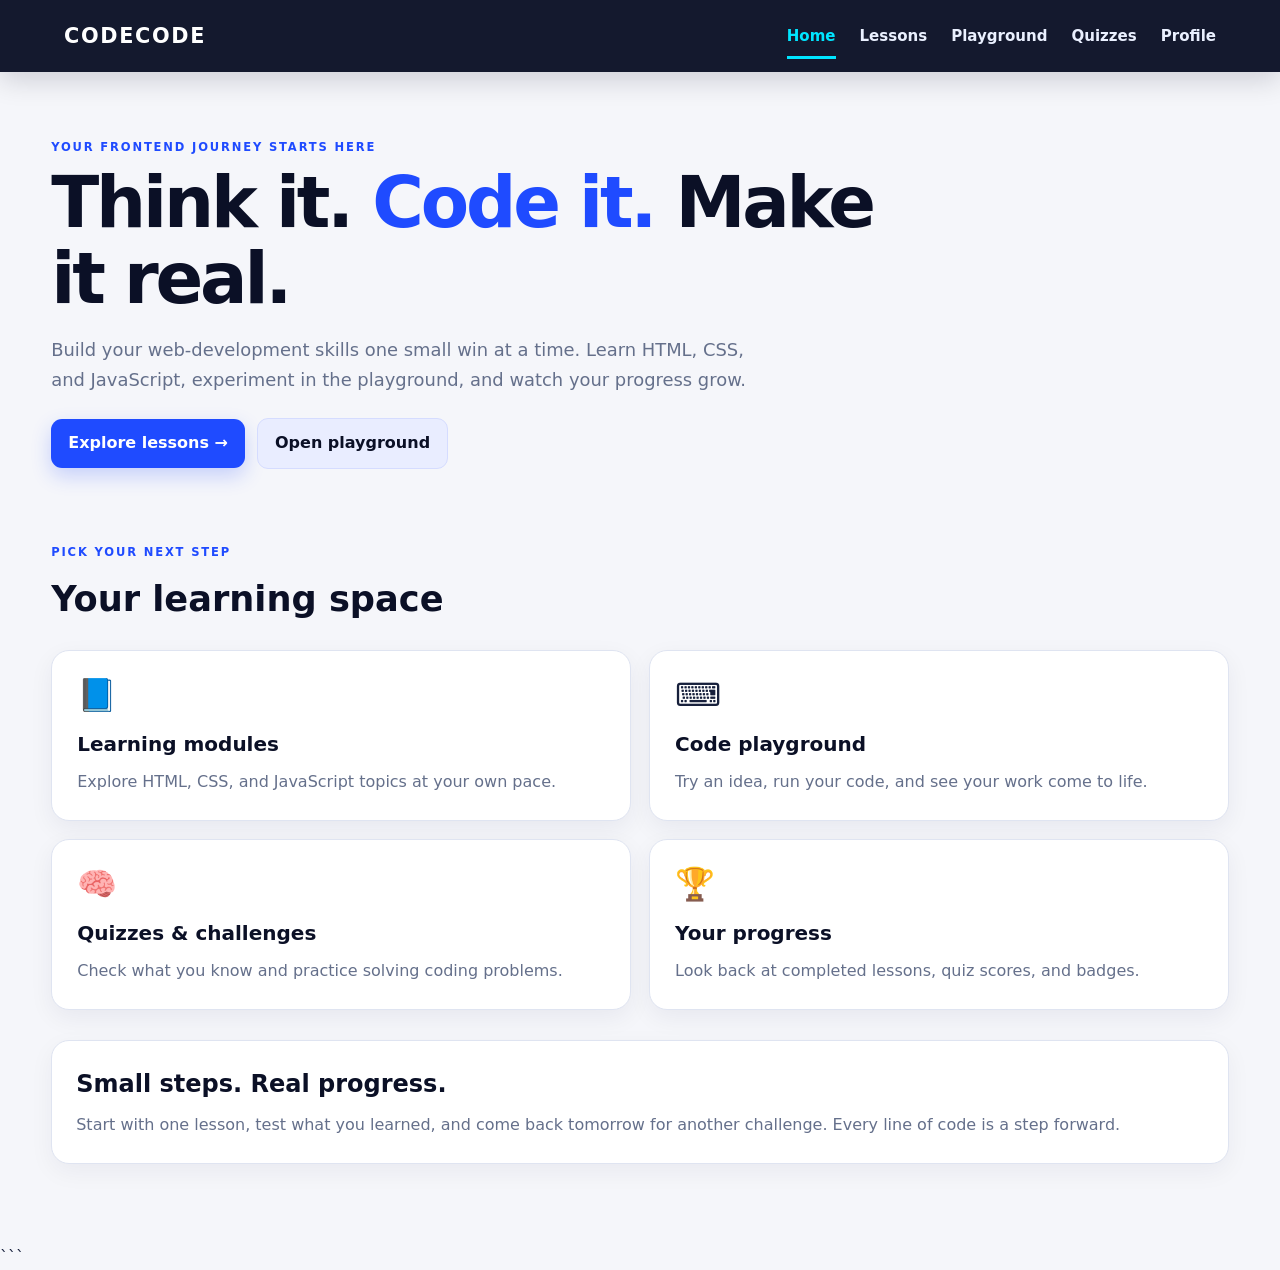
<file: index.html>
<!DOCTYPE html>
<html lang="en">
<head>
    <meta charset="UTF-8">
    <meta name="viewport" content="width=device-width, initial-scale=1.0">
    <meta name="theme-color" content="#0B1026">


    <title>CODECODE | Learn Web Development</title>

    <link rel="stylesheet" href="styles.css">
</head>

<body>

    <!-- HEADER AND NAVIGATION -->
    <header>
        <nav aria-label="Main Navigation">

            <a href="index.html" class="brand">
                CODECODE
            </a>

            <div class="nav-links">
                <a href="index.html" aria-current="page">Home</a>
                <a href="app.html">Lessons</a>
                <a href="playground.html">Playground</a>
                <a href="quizzes.html">Quizzes</a>
                <a href="profile.html">Profile</a>
            </div>

        </nav>
    </header>

    <!-- NAVIGATION ERROR MESSAGE -->
    <div id="nav-error" role="alert" hidden></div>

    <!-- MAIN CONTENT -->
    <main>

        <!-- HERO SECTION -->
        <section id="hero-intro">

            <p class="eyebrow">
                YOUR FRONTEND JOURNEY STARTS HERE
            </p>

            <h1>
                Think it. <span>Code it.</span> Make it real.
            </h1>

            <p>
                Build your web-development skills one small win at a time.
                Learn HTML, CSS, and JavaScript, experiment in the playground,
                and watch your progress grow.
            </p>

            <div class="hero-actions">

                <a href="app.html" class="btn-primary">
                    Explore lessons →
                </a>

                <a href="playground.html" class="btn-secondary">
                    Open playground
                </a>

            </div>

        </section>

        <!-- LEARNING SPACE SECTION -->
        <section class="learning-section" aria-labelledby="path-heading">

            <p class="eyebrow">
                PICK YOUR NEXT STEP
            </p>

            <h2 id="path-heading">
                Your learning space
            </h2>

            <div class="feature-grid">

                <!-- LEARNING MODULES -->
                <a href="app.html" class="feature-card">

                    <span class="feature-icon" aria-hidden="true">
                        📘
                    </span>

                    <h2>Learning modules</h2>

                    <p>
                        Explore HTML, CSS, and JavaScript topics
                        at your own pace.
                    </p>

                </a>

                <!-- CODE PLAYGROUND -->
                <a href="playground.html" class="feature-card">

                    <span class="feature-icon" aria-hidden="true">
                        ⌨️
                    </span>

                    <h2>Code playground</h2>

                    <p>
                        Try an idea, run your code, and see your
                        work come to life.
                    </p>

                </a>

                <!-- QUIZZES -->
                <a href="quizzes.html" class="feature-card">

                    <span class="feature-icon" aria-hidden="true">
                        🧠
                    </span>

                    <h2>Quizzes & challenges</h2>

                    <p>
                        Check what you know and practice solving
                        coding problems.
                    </p>

                </a>

                <!-- PROFILE -->
                <a href="profile.html" class="feature-card">

                    <span class="feature-icon" aria-hidden="true">
                        🏆
                    </span>

                    <h2>Your progress</h2>

                    <p>
                        Look back at completed lessons, quiz scores,
                        and badges.
                    </p>

                </a>

            </div>

        </section>

        <!-- MOTIVATION SECTION -->
        <section class="motivation-section">

            <h2>Small steps. Real progress.</h2>

            <p>
                Start with one lesson, test what you learned,
                and come back tomorrow for another challenge.
                Every line of code is a step forward.
            </p>

        </section>

    </main>

    <!-- JAVASCRIPT -->
    <script src="script.js" defer></script>

</body>
</html>
```
</file>
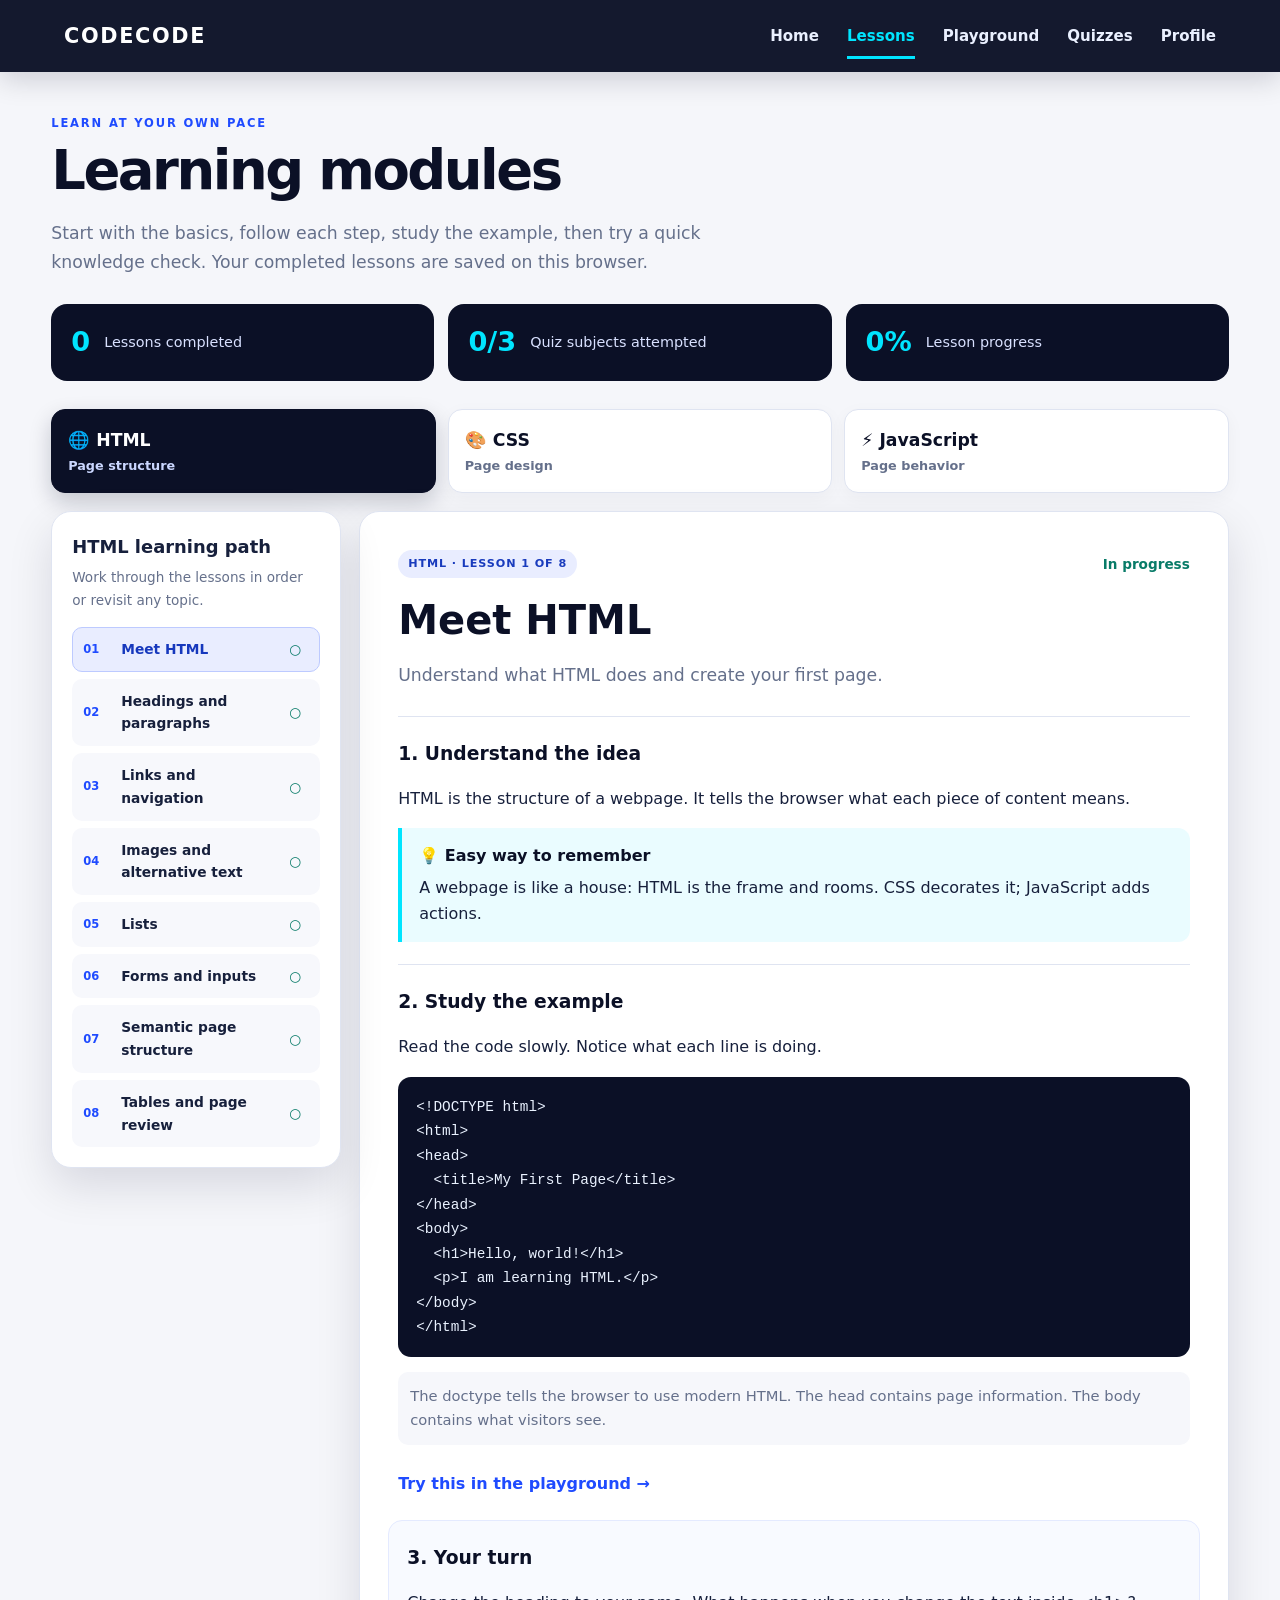
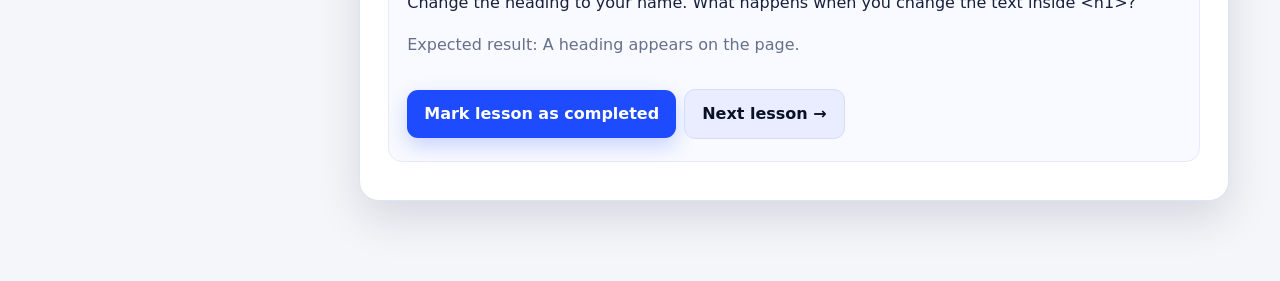
<file: app.html>
<!DOCTYPE html>
<html lang="en">
<head>
  <meta charset="UTF-8"><meta name="viewport" content="width=device-width, initial-scale=1.0">
  <meta name="theme-color" content="#0B1026"><title>CODECODE | Learning Modules</title><link rel="stylesheet" href="styles.css">
</head>
<body>
<header><nav aria-label="Main Navigation"><a href="index.html" class="brand">CODECODE</a><a href="index.html">Home</a><a href="app.html" aria-current="page">Lessons</a><a href="playground.html">Playground</a><a href="quizzes.html">Quizzes</a><a href="profile.html">Profile</a></nav></header>
<main>
  <section class="page-heading"><p class="eyebrow">LEARN AT YOUR OWN PACE</p><h1>Learning modules</h1><p>Start with the basics, follow each step, study the example, then try a quick knowledge check. Your completed lessons are saved on this browser.</p></section>
  <section class="stats-strip" id="learning-overview" aria-live="polite"></section>
  <div id="module-selector" class="module-selector" role="group" aria-label="Choose a learning path">
    <button type="button" class="module-btn active" data-lang="html">🌐 HTML <small>Page structure</small></button>
    <button type="button" class="module-btn" data-lang="css">🎨 CSS <small>Page design</small></button>
    <button type="button" class="module-btn" data-lang="javascript">⚡ JavaScript <small>Page behavior</small></button>
  </div>
  <section class="module-layout">
    <aside class="lesson-sidebar"><h2 id="path-title">HTML learning path</h2><p class="muted">Work through the lessons in order or revisit any topic.</p><div id="lesson-list" class="lesson-list"></div></aside>
    <article id="lesson-detail" class="lesson-detail" aria-live="polite"><p>Select a lesson to begin.</p></article>
  </section>
</main>
<script src="script.js"></script>
</body></html>
</file>
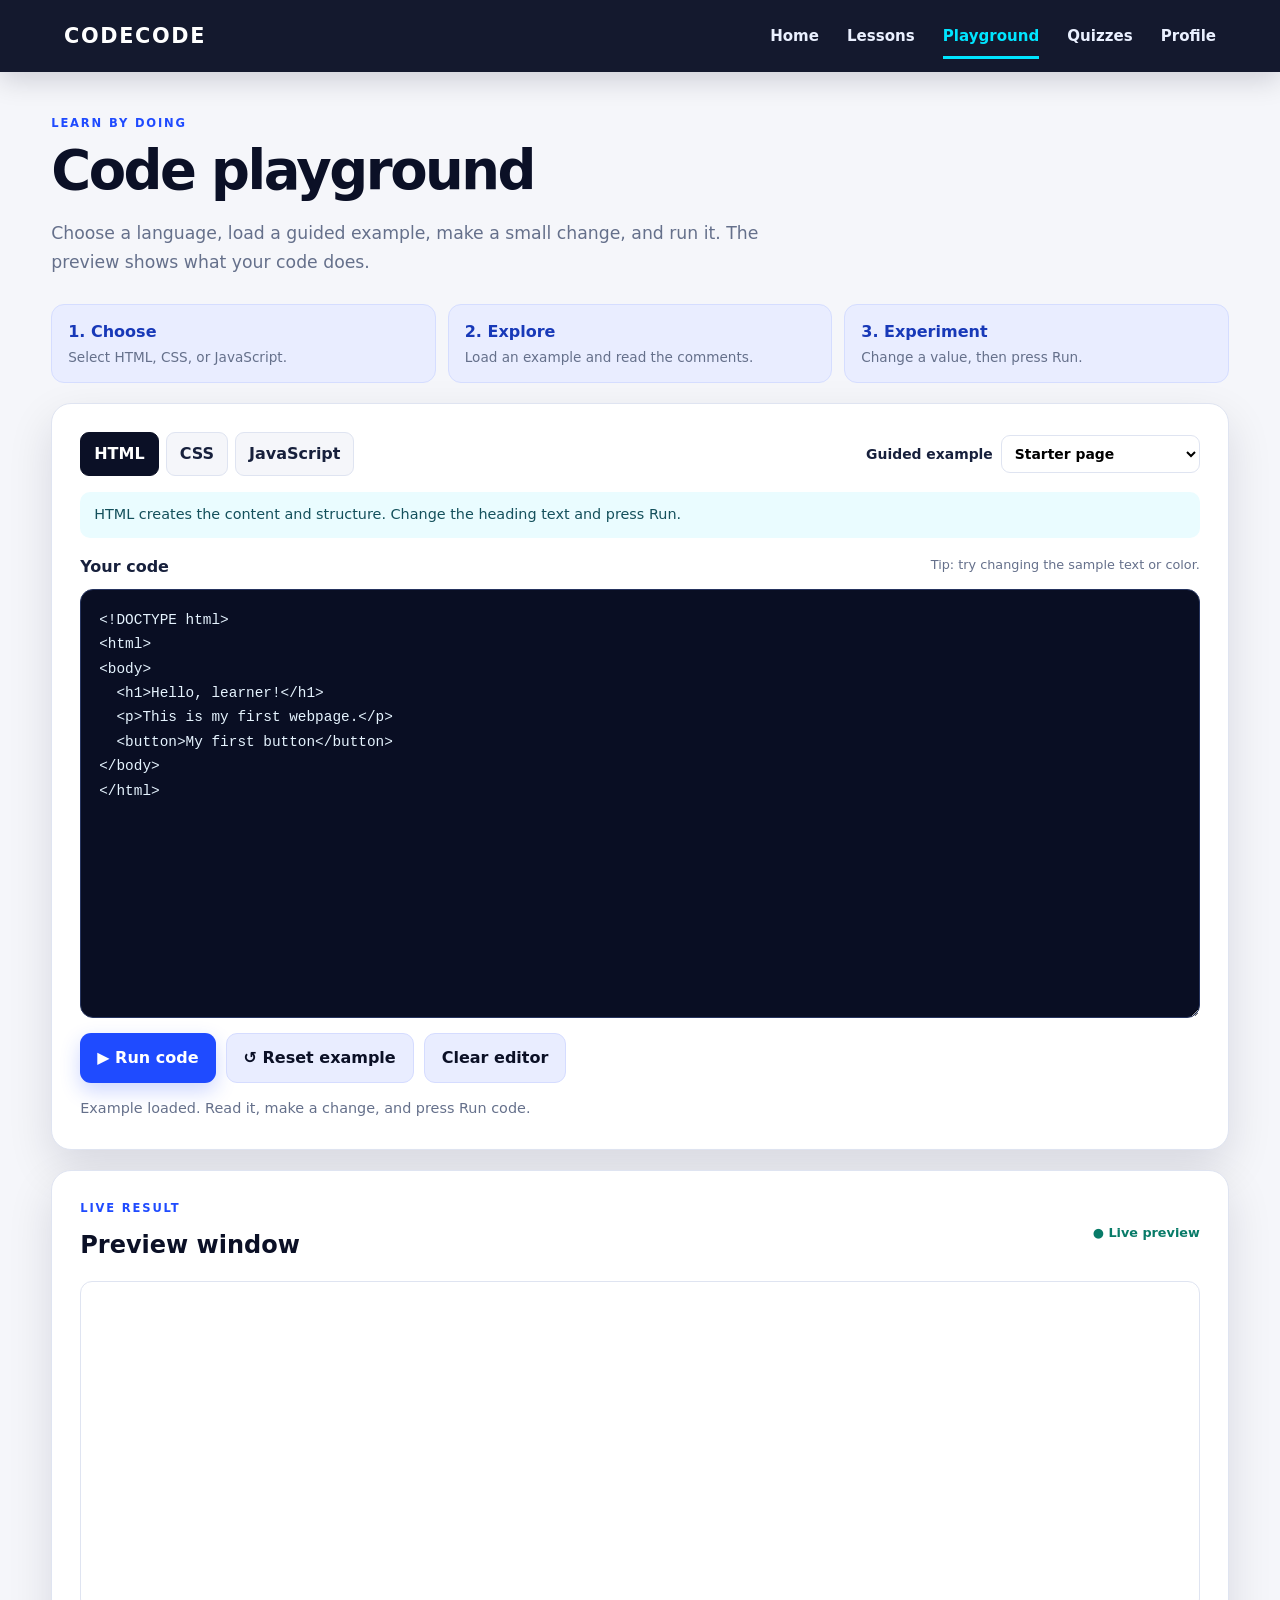
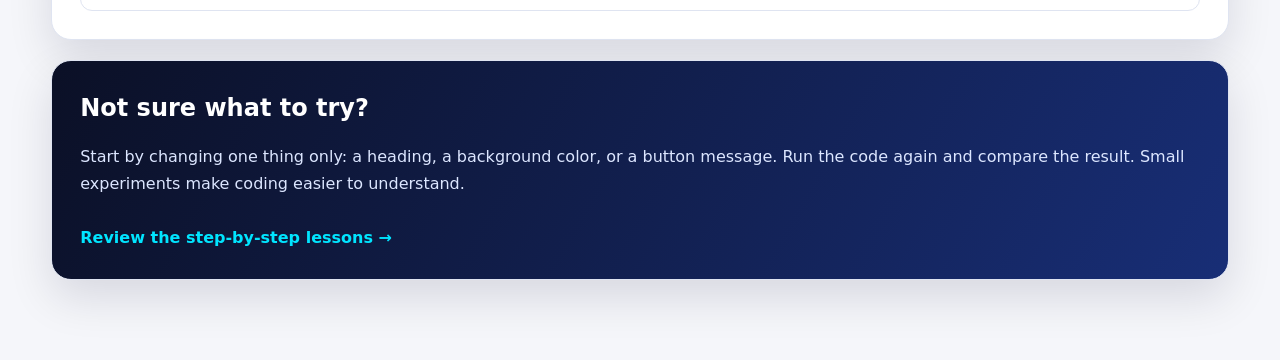
<file: playground.html>
<!DOCTYPE html>
<html lang="en">

<head>
    <meta charset="UTF-8">
    <meta name="viewport" content="width=device-width, initial-scale=1.0">
    <meta name="theme-color" content="#0B1026">
    <title>CODECODE | Playground</title>
    <link rel="stylesheet" href="styles.css">
</head>

<body>
    <header>
        <nav aria-label="Main Navigation"><a href="index.html" class="brand">CODECODE</a><a href="index.html">Home</a><a
                href="app.html">Lessons</a><a href="playground.html" aria-current="page">Playground</a><a
                href="quizzes.html">Quizzes</a><a href="profile.html">Profile</a></nav>
    </header>
    <main>
        <section class="page-heading">
            <p class="eyebrow">LEARN BY DOING</p>
            <h1>Code playground</h1>
            <p>Choose a language, load a guided example, make a small change, and run it. The preview shows what your
                code does.</p>
        </section>
        <section class="playground-guide">
            <div><strong>1. Choose</strong><span>Select HTML, CSS, or JavaScript.</span></div>
            <div><strong>2. Explore</strong><span>Load an example and read the comments.</span></div>
            <div><strong>3. Experiment</strong><span>Change a value, then press Run.</span></div>
        </section>
        <section class="editor-card">
            <div class="editor-toolbar">
                <div class="language-tabs" role="group" aria-label="Code language"><button class="language-tab active"
                        data-mode="html" type="button">HTML</button><button class="language-tab" data-mode="css"
                        type="button">CSS</button><button class="language-tab" data-mode="javascript"
                        type="button">JavaScript</button></div><label class="example-picker">Guided example <select
                        id="example-select">
                        <option value="starter">Starter example</option>
                    </select></label>
            </div>
            <div class="editor-help" id="editor-help">HTML builds the structure and content of a webpage.</div><label
                for="code-editor" class="editor-label">Your code <span>Tip: try changing the sample text or
                    color.</span></label><textarea id="code-editor" spellcheck="false" rows="16"
                aria-describedby="editor-help"></textarea>
            <div class="editor-actions"><button type="button" class="btn-primary" id="run-code-btn">▶ Run
                    code</button><button type="button" class="btn-secondary" id="reset-code-btn">↺ Reset
                    example</button><button type="button" class="btn-secondary" id="clear-code-btn">Clear
                    editor</button></div>
            <p id="playground-message" class="status-message" role="status">Ready when you are. Load an example or write
                your own code.</p>
        </section>
        <section class="output-card">
            <div class="section-row">
                <div>
                    <p class="eyebrow">LIVE RESULT</p>
                    <h2>Preview window</h2>
                </div><span class="preview-dot">● Live preview</span>
            </div><iframe id="code-output" title="Your code preview" sandbox="allow-scripts"></iframe>
        </section>
        <section class="tip-card">
            <h2>Not sure what to try?</h2>
            <p>Start by changing one thing only: a heading, a background color, or a button message. Run the code again
                and compare the result. Small experiments make coding easier to understand.</p><a class="text-link"
                href="app.html">Review the step-by-step lessons →</a>
        </section>
    </main>
    <script src="script.js"></script>
</body>

</html>
</file>
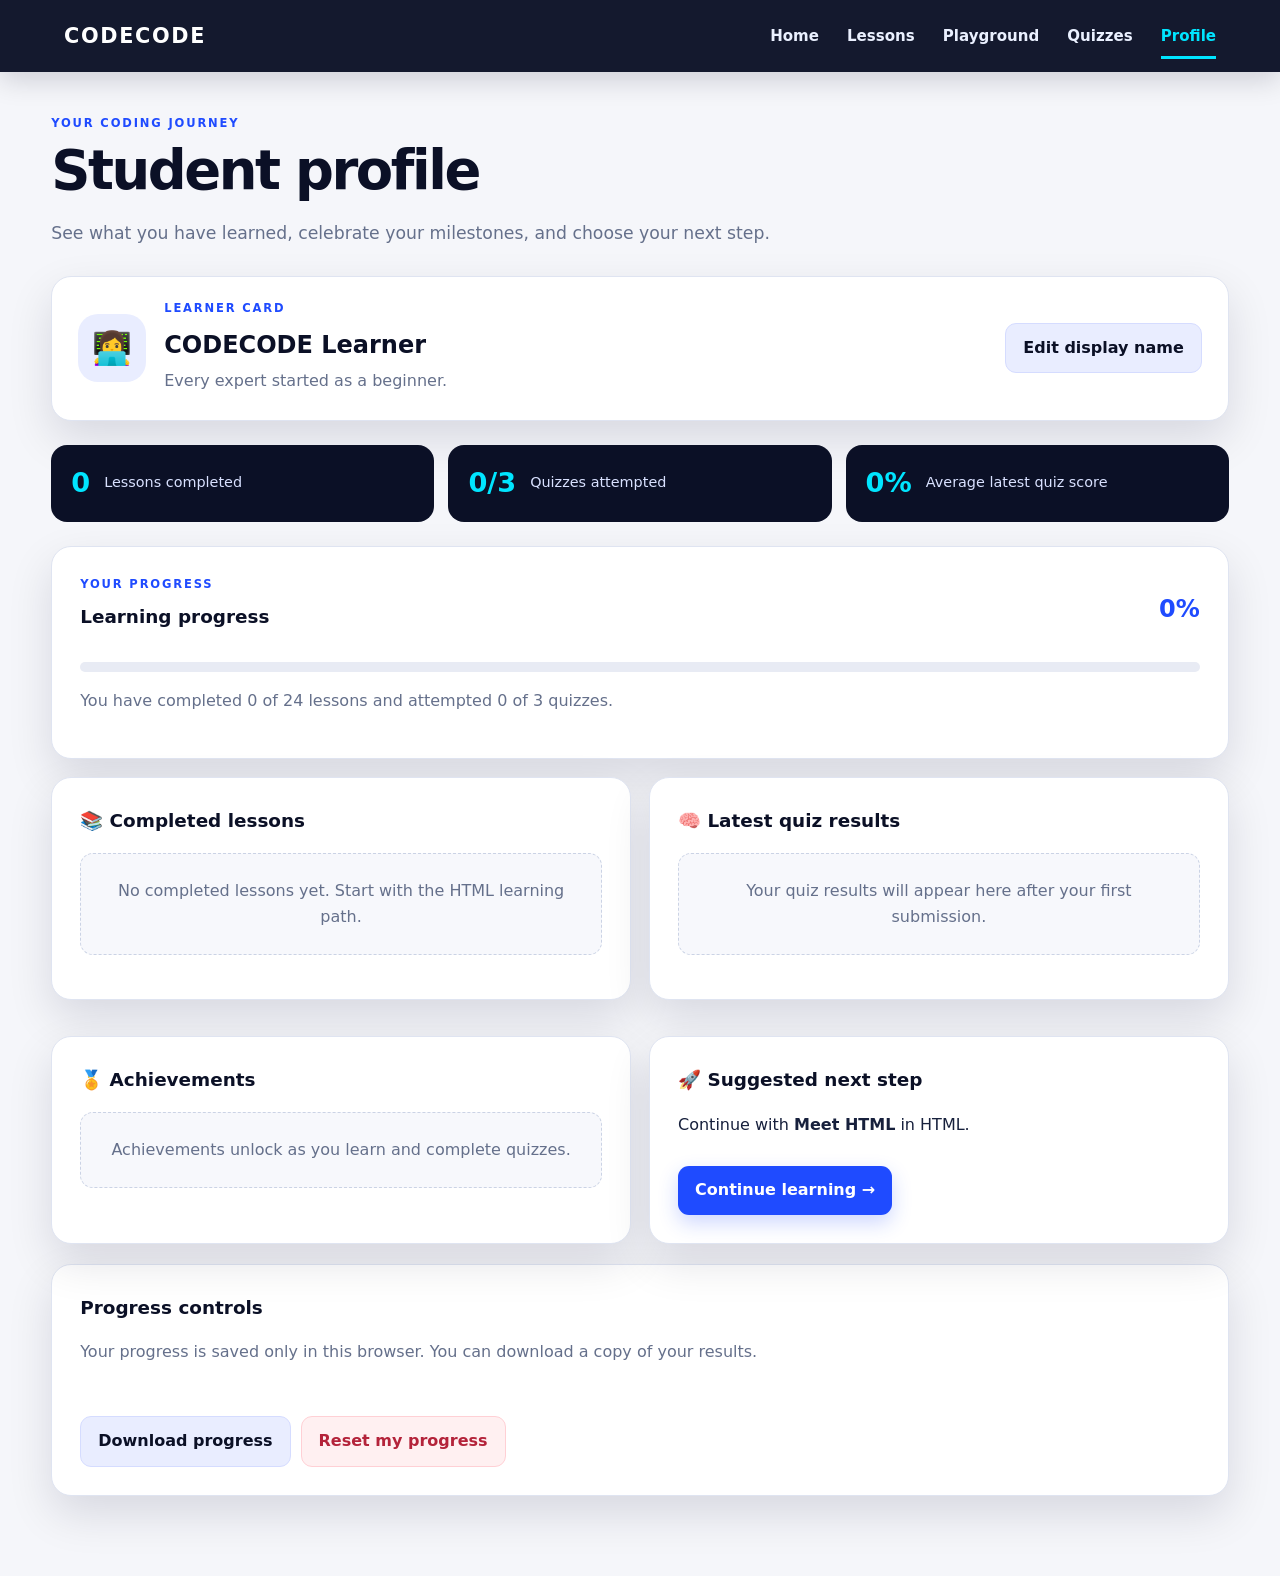
<file: profile.html>
<!DOCTYPE html><html lang="en"><head><meta charset="UTF-8"><meta name="viewport" content="width=device-width, initial-scale=1.0"><meta name="theme-color" content="#0B1026"><title>CODECODE | Student Profile</title><link rel="stylesheet" href="styles.css"></head>
<body><header><nav aria-label="Main Navigation"><a href="index.html" class="brand">CODECODE</a><a href="index.html">Home</a><a href="app.html">Lessons</a><a href="playground.html">Playground</a><a href="quizzes.html">Quizzes</a><a href="profile.html" aria-current="page">Profile</a></nav></header>
<main><section class="page-heading"><p class="eyebrow">YOUR CODING JOURNEY</p><h1>Student profile</h1><p>See what you have learned, celebrate your milestones, and choose your next step.</p></section>
<section class="profile-hero"><div class="avatar" aria-hidden="true">👩‍💻</div><div class="profile-intro"><p class="eyebrow">LEARNER CARD</p><h2 id="profile-name-display">CODECODE Learner</h2><p id="profile-motto">Every expert started as a beginner.</p></div><button type="button" class="btn-secondary" id="edit-name-btn">Edit display name</button></section>
<section id="profile-stats" class="profile-stats" aria-live="polite"></section>
<section class="profile-card"><div class="section-row"><div><p class="eyebrow">YOUR PROGRESS</p><h2>Learning progress</h2></div><span id="progress-label" class="progress-label">0%</span></div><div class="progress-track"><div id="progress-fill" class="progress-fill"></div></div><p class="muted" id="progress-caption">Complete lessons and quizzes to build your progress.</p></section>
<div class="profile-grid"><section class="profile-card"><h2>📚 Completed lessons</h2><div id="completed-lessons-list" aria-live="polite"></div></section><section class="profile-card"><h2>🧠 Latest quiz results</h2><div id="quiz-scores-list" aria-live="polite"></div></section><section class="profile-card"><h2>🏅 Achievements</h2><div id="badges-list" aria-live="polite"></div></section><section class="profile-card"><h2>🚀 Suggested next step</h2><div id="next-step" aria-live="polite"></div></section></div>
<section class="profile-card profile-tools"><div><h2>Progress controls</h2><p class="muted">Your progress is saved only in this browser. You can download a copy of your results.</p></div><div class="editor-actions"><button type="button" class="btn-secondary" id="export-progress-btn">Download progress</button><button type="button" class="btn-danger" id="reset-progress-btn">Reset my progress</button></div><p id="profile-message" role="status" class="status-message"></p></section>
</main><script src="script.js"></script></body></html>
</file>
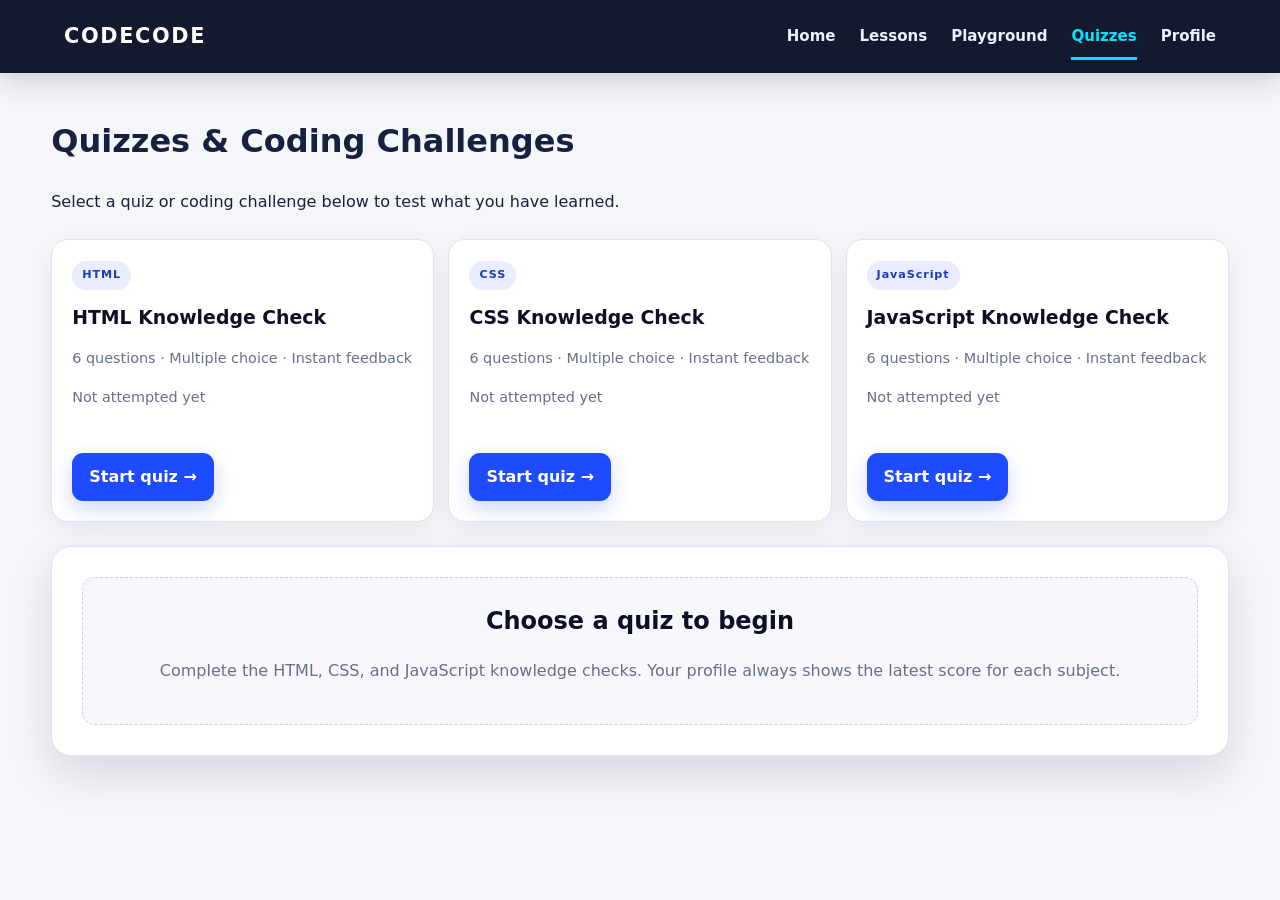
<file: quizzes.html>
<!DOCTYPE html>
<html lang="en">
<head>
  <meta charset="UTF-8">
  <meta name="viewport" content="width=device-width, initial-scale=1.0">
  <title>CODECODE - Quizzes & Challenges</title>
  <link rel="stylesheet" href="styles.css">
</head>
<body>
  <header>
    <nav aria-label="Main Navigation">
      <a href="index.html" class="brand">CODECODE</a>
      <ul class="nav-links">
        <a href="index.html">Home</a>
        <a href="app.html">Lessons</a>
        <a href="playground.html">Playground</a>
        <a href="quizzes.html" aria-current="page">Quizzes</a>
        <a href="profile.html">Profile</a>
      </ul>
    </nav>
  </header>

  <div id="nav-error" role="alert"></div>

  <main>
    <h1>Quizzes &amp; Coding Challenges</h1>
    <p>Select a quiz or coding challenge below to test what you have learned.</p>

    <section id="activity-list" aria-label="Available Quizzes and Challenges"></section>

    <section id="activity-view" class="quiz-card" aria-live="polite">
      <p>Choose an activity above to view its questions or coding task.</p>
    </section>
  </main>

  <script src="script.js"></script>
</body>
</html>
</file>
<file: styles.css>
:root {
    --navy: #0B1026;
    --blue: #1F4BFF;
    --cyan: #00E5FF;
    --paper: #F5F6FA;
    --surface: #fff;
    --ink: #17203c;
    --muted: #65708b;
    --border: #dfe4f1;
    --soft: #eef2ff;
    --success: #087b68;
    --danger: #b4233a;
    --shadow: 0 18px 45px rgba(5, 12, 42, .12)
}

* {
    box-sizing: border-box
}

html {
    scroll-behavior: smooth
}

body {
    margin: 0;
    background: var(--paper);
    color: var(--ink);
    font-family: Inter, ui-sans-serif, system-ui, -apple-system, "Segoe UI", sans-serif;
    line-height: 1.65
}

a {
    color: var(--blue)
}

button,
input,
select,
textarea {
    font: inherit
}

button {
    cursor: pointer
}

button:focus-visible,
a:focus-visible,
input:focus-visible,
select:focus-visible,
textarea:focus-visible {
    outline: 3px solid var(--cyan);
    outline-offset: 3px
}

header {
    position: sticky;
    top: 0;
    z-index: 20;
    background: rgba(11, 16, 38, .96);
    backdrop-filter: blur(14px);
    padding: 0 5vw;
    box-shadow: 0 8px 28px rgba(4, 8, 28, .16)
}

nav {
    max-width: 1180px;
    min-height: 72px;
    margin: auto;
    display: flex;
    align-items: center;
    gap: clamp(12px, 2.2vw, 30px);
    flex-wrap: wrap
}

nav a {
    color: #eaf0ff;
    text-decoration: none;
    font-weight: 650;
    font-size: .94rem;
    padding: 8px 0
}

nav a:hover {
    color: var(--cyan)
}

nav a[aria-current=page] {
    color: var(--cyan);
    box-shadow: 0 3px 0 var(--cyan)
}

nav .brand {
    font-size: 1.3rem;
    font-weight: 900;
    letter-spacing: .08em;
    color: white;
    margin-right: auto
}

main {
    width: min(1180px, 92vw);
    margin: 42px auto 80px
}

.page-heading {
    max-width: 780px;
    margin: 0 0 28px
}

.eyebrow {
    font-size: .72rem;
    letter-spacing: .16em;
    font-weight: 850;
    color: var(--blue);
    margin: 0 0 8px
}

.page-heading h1 {
    font-size: clamp(2.1rem, 5vw, 3.4rem);
    line-height: 1.12;
    letter-spacing: -.045em;
    color: var(--navy);
    margin: 0 0 14px
}

.page-heading>p:last-child {
    color: var(--muted);
    font-size: 1.08rem;
    max-width: 720px
}

.btn-primary,
.btn-secondary,
.btn-danger {
    display: inline-flex;
    align-items: center;
    justify-content: center;
    gap: 8px;
    border: 0;
    border-radius: 11px;
    padding: 11px 17px;
    font-weight: 800;
    text-decoration: none;
    transition: transform .18s, box-shadow .18s, background .18s
}

.btn-primary {
    background: var(--blue);
    color: white;
    box-shadow: 0 8px 20px rgba(31, 75, 255, .22)
}

.btn-primary:hover {
    background: #173bd1;
    transform: translateY(-2px)
}

.btn-secondary {
    background: #e9edff;
    color: var(--navy);
    border: 1px solid #d5dcff
}

.btn-secondary:hover {
    background: #dce4ff;
    transform: translateY(-1px)
}

.btn-danger {
    background: #fff0f1;
    color: var(--danger);
    border: 1px solid #ffd0d5
}

.btn-danger:hover {
    background: #ffe2e5
}

.btn-primary:disabled,
.btn-secondary:disabled {
    opacity: .55;
    cursor: not-allowed;
    transform: none
}

.text-link {
    display: inline-block;
    font-weight: 800;
    text-decoration: none;
    margin-top: 12px
}

.text-link:hover {
    text-decoration: underline
}

.muted {
    color: var(--muted)
}

.stats-strip,
.profile-stats {
    display: grid;
    grid-template-columns: repeat(3, 1fr);
    gap: 14px;
    margin: 24px 0
}

.mini-stat,
.profile-stat {
    background: var(--navy);
    color: white;
    border-radius: 16px;
    padding: 16px 20px;
    display: flex;
    align-items: center;
    gap: 14px
}

.mini-stat strong,
.profile-stat strong {
    font-size: 1.7rem;
    color: var(--cyan)
}

.mini-stat span,
.profile-stat span {
    font-size: .9rem;
    color: #d9e1ff
}

.module-selector {
    display: grid;
    grid-template-columns: repeat(3, 1fr);
    gap: 12px;
    margin: 28px 0 18px
}

.module-btn {
    border: 1px solid var(--border);
    background: white;
    color: var(--navy);
    border-radius: 14px;
    padding: 16px;
    text-align: left;
    font-weight: 900;
    font-size: 1.08rem;
    box-shadow: 0 5px 18px rgba(10, 20, 60, .04)
}

.module-btn small {
    display: block;
    color: var(--muted);
    font-size: .8rem;
    font-weight: 600
}

.module-btn.active {
    background: var(--navy);
    color: white;
    border-color: var(--navy);
    box-shadow: 0 9px 22px rgba(11, 16, 38, .2)
}

.module-btn.active small {
    color: #cbd7ff
}

.module-layout {
    display: grid;
    grid-template-columns: 290px minmax(0, 1fr);
    gap: 18px;
    align-items: start
}

.lesson-sidebar,
.lesson-detail,
.editor-card,
.output-card,
.profile-card,
.profile-hero,
.tip-card {
    background: var(--surface);
    border: 1px solid var(--border);
    border-radius: 20px;
    box-shadow: var(--shadow)
}

.lesson-sidebar {
    padding: 20px;
    position: sticky;
    top: 92px
}

.lesson-sidebar h2 {
    font-size: 1.12rem;
    margin: 0
}

.lesson-sidebar>.muted {
    font-size: .85rem;
    margin: 5px 0 16px
}

.lesson-list {
    display: grid;
    gap: 7px;
    margin-top: 15px
}

.lesson-nav-item {
    display: grid;
    grid-template-columns: 30px 1fr 20px;
    align-items: center;
    gap: 8px;
    text-align: left;
    border: 1px solid transparent;
    background: #f7f8fc;
    color: var(--ink);
    border-radius: 10px;
    padding: 10px;
    font-weight: 700;
    font-size: .86rem
}

.lesson-nav-item:hover {
    border-color: #c8d4ff;
    background: #f0f3ff
}

.lesson-nav-item.active {
    background: #e9edff;
    border-color: #bdcaff;
    color: #1638bd
}

.lesson-number {
    font-size: .72rem;
    color: var(--blue);
    font-weight: 900
}

.lesson-check {
    color: var(--success);
    font-weight: 900
}

.lesson-detail {
    padding: clamp(20px, 4vw, 38px);
    min-height: 600px
}

.lesson-topline,
.section-row,
.quiz-heading,
.editor-toolbar {
    display: flex;
    justify-content: space-between;
    align-items: center;
    gap: 14px;
    flex-wrap: wrap
}

.tag {
    display: inline-flex;
    align-items: center;
    background: #e9edff;
    color: #193bbd;
    border-radius: 999px;
    padding: 5px 10px;
    font-size: .7rem;
    font-weight: 900;
    letter-spacing: .08em
}

.completion-state {
    color: var(--success);
    font-weight: 800;
    font-size: .85rem
}

.lesson-detail h2 {
    font-size: clamp(1.7rem, 4vw, 2.5rem);
    line-height: 1.2;
    margin: 18px 0 8px;
    color: var(--navy)
}

.lesson-lead {
    font-size: 1.08rem;
    color: var(--muted);
    margin-bottom: 26px
}

.lesson-section {
    border-top: 1px solid var(--border);
    padding: 22px 0
}

.lesson-section h3 {
    margin: 0 0 8px;
    color: var(--navy)
}

.analogy-box {
    background: #eafcff;
    border-left: 4px solid var(--cyan);
    padding: 15px 17px;
    border-radius: 0 12px 12px 0;
    margin-top: 16px
}

.analogy-box strong {
    color: var(--navy)
}

.analogy-box p {
    margin: 5px 0 0
}

.code-sample {
    background: var(--navy);
    color: #eaf2ff;
    padding: 18px;
    border-radius: 13px;
    overflow: auto;
    font: .9rem/1.7 ui-monospace, SFMono-Regular, Consolas, monospace;
    white-space: pre-wrap
}

.explanation-note {
    font-size: .92rem;
    color: var(--muted);
    background: #f6f7fb;
    border-radius: 10px;
    padding: 12px
}

.practice-box {
    background: #f8faff;
    margin: 0 -10px;
    padding: 22px 18px;
    border-radius: 14px;
    border: 1px solid #e4eaff
}

.practice-box button {
    margin: 14px 8px 0 0
}

.editor-card,
.output-card,
.profile-card,
.tip-card {
    padding: clamp(18px, 3vw, 28px);
    margin-top: 20px
}

.editor-toolbar {
    margin-bottom: 16px
}

.language-tabs {
    display: flex;
    gap: 7px;
    flex-wrap: wrap
}

.language-tab {
    border: 1px solid var(--border);
    background: #f5f6fa;
    border-radius: 9px;
    padding: 8px 13px;
    font-weight: 800;
    color: var(--ink)
}

.language-tab.active {
    background: var(--navy);
    border-color: var(--navy);
    color: white
}

.example-picker {
    display: flex;
    align-items: center;
    gap: 8px;
    font-size: .87rem;
    font-weight: 750
}

.example-picker select {
    border: 1px solid var(--border);
    border-radius: 9px;
    padding: 9px;
    background: white;
    max-width: 220px
}

.editor-help {
    background: #eafcff;
    color: #14505c;
    border-radius: 10px;
    padding: 11px 14px;
    margin-bottom: 16px;
    font-size: .9rem
}

.editor-label {
    display: flex;
    justify-content: space-between;
    gap: 10px;
    font-weight: 850;
    margin-bottom: 8px
}

.editor-label span {
    font-size: .8rem;
    color: var(--muted);
    font-weight: 500
}

#code-editor {
    display: block;
    width: 100%;
    min-height: 320px;
    resize: vertical;
    background: #090e23;
    color: #e6f4ff;
    border: 1px solid #26345e;
    border-radius: 13px;
    padding: 18px;
    font: .9rem/1.7 ui-monospace, SFMono-Regular, Consolas, monospace;
    tab-size: 2
}

#code-editor:focus {
    outline: 3px solid var(--cyan);
    outline-offset: 2px
}

.editor-actions {
    display: flex;
    gap: 10px;
    flex-wrap: wrap;
    margin-top: 15px
}

.status-message {
    color: var(--muted);
    margin: 14px 0 0;
    font-size: .9rem
}

.msg-success {
    color: var(--success);
    font-weight: 800
}

.msg-error {
    color: var(--danger);
    font-weight: 800
}

.section-row h2,
.output-card h2 {
    margin: 0;
    color: var(--navy)
}

.preview-dot {
    font-size: .8rem;
    color: var(--success);
    font-weight: 800
}

#code-output {
    display: block;
    width: 100%;
    height: 330px;
    border: 1px solid var(--border);
    border-radius: 12px;
    background: white;
    margin-top: 15px
}

.tip-card {
    background: linear-gradient(120deg, #0B1026, #182e76);
    color: white
}

.tip-card h2 {
    margin: 0 0 7px
}

.tip-card p {
    color: #dce6ff
}

.tip-card .text-link {
    color: var(--cyan)
}

.playground-guide {
    display: grid;
    grid-template-columns: repeat(3, 1fr);
    gap: 12px
}

.playground-guide div {
    background: #e9edff;
    border: 1px solid #d5ddff;
    border-radius: 13px;
    padding: 14px 16px
}

.playground-guide strong,
.playground-guide span {
    display: block
}

.playground-guide strong {
    color: #1839b8
}

.playground-guide span {
    font-size: .85rem;
    color: var(--muted)
}

#activity-list {
    display: grid;
    grid-template-columns: repeat(3, 1fr);
    gap: 14px;
    margin: 24px 0
}

.quiz-choice-card {
    background: white;
    border: 1px solid var(--border);
    border-radius: 17px;
    padding: 20px;
    box-shadow: 0 8px 24px rgba(10, 20, 60, .06)
}

.quiz-choice-card h2 {
    font-size: 1.18rem;
    margin: 12px 0 5px;
    color: var(--navy)
}

.quiz-choice-card p {
    color: var(--muted);
    font-size: .9rem
}

.quiz-choice-card .quiz-latest {
    min-height: 45px
}

.quiz-choice-card button {
    margin-top: 8px
}

.quiz-card {
    background: white;
    border: 1px solid var(--border);
    border-radius: 20px;
    padding: clamp(18px, 3vw, 30px);
    box-shadow: var(--shadow)
}

.quiz-heading h2 {
    margin: 8px 0;
    color: var(--navy)
}

.quiz-count {
    font-weight: 850;
    color: var(--blue)
}

.quiz-progress-track,
.progress-track {
    height: 10px;
    background: #e8ebf4;
    border-radius: 999px;
    overflow: hidden;
    margin: 16px 0 8px
}

.progress-fill {
    height: 100%;
    width: 0;
    background: linear-gradient(90deg, var(--blue), var(--cyan));
    border-radius: 999px;
    transition: width .25s
}

.question-block {
    border: 1px solid var(--border);
    border-radius: 13px;
    padding: 17px;
    margin: 14px 0;
    min-width: 0
}

.question-block legend {
    font-weight: 850;
    color: var(--navy);
    padding: 0 6px
}

.quiz-option {
    display: flex;
    align-items: flex-start;
    gap: 10px;
    padding: 10px 12px;
    margin: 7px 0;
    background: #f7f8fc;
    border: 1px solid transparent;
    border-radius: 9px;
    cursor: pointer
}

.quiz-option:hover {
    border-color: #cbd6ff;
    background: #f0f3ff
}

.quiz-option input {
    margin-top: 5px;
    accent-color: var(--blue)
}

.correct-option {
    background: #e6f8f2;
    border-color: #91ddc4
}

.wrong-option {
    background: #fff0f1;
    border-color: #ffc5cc
}

.answer-explanation {
    font-size: .88rem;
    color: var(--muted);
    margin: 10px 0 0
}

.answer-correct {
    border-color: #91ddc4
}

.answer-incorrect {
    border-color: #ffc5cc
}

.quiz-submit-row {
    display: flex;
    align-items: center;
    gap: 14px;
    flex-wrap: wrap;
    margin-top: 20px
}

.quiz-submit-row #quiz-feedback {
    color: var(--success)
}

.empty-state {
    padding: 24px;
    text-align: center;
    background: #f7f8fc;
    border: 1px dashed #cbd3e5;
    border-radius: 13px;
    color: var(--muted)
}

.empty-state h2 {
    color: var(--navy);
    margin: 0 0 6px
}

.profile-hero {
    display: flex;
    align-items: center;
    gap: 18px;
    padding: 22px 26px;
    margin: 20px 0
}

.avatar {
    width: 68px;
    height: 68px;
    border-radius: 20px;
    background: #e9edff;
    display: grid;
    place-items: center;
    font-size: 2rem
}

.profile-intro {
    flex: 1
}

.profile-intro h2 {
    margin: 0;
    color: var(--navy)
}

.profile-intro p:last-child {
    margin: 3px 0;
    color: var(--muted)
}

.profile-card h2 {
    font-size: 1.15rem;
    margin: 0 0 14px;
    color: var(--navy)
}

.progress-label {
    font-size: 1.5rem;
    font-weight: 900;
    color: var(--blue)
}

.profile-grid {
    display: grid;
    grid-template-columns: repeat(2, 1fr);
    gap: 18px
}

.profile-grid .profile-card {
    margin-top: 18px
}

.simple-list {
    list-style: none;
    padding: 0;
    margin: 0;
    display: grid;
    gap: 9px
}

.simple-list li {
    padding: 12px;
    background: #f7f8fc;
    border-radius: 10px;
    font-weight: 700;
    display: grid;
    grid-template-columns: 1fr auto;
    gap: 4px 10px
}

.simple-list li span {
    font-size: .8rem;
    color: var(--blue)
}

.simple-list li small {
    grid-column: 1/-1;
    color: var(--muted);
    font-weight: 500
}

.badge-grid {
    display: grid;
    grid-template-columns: repeat(2, 1fr);
    gap: 10px
}

.achievement {
    background: #f7f8fc;
    border: 1px solid var(--border);
    border-radius: 12px;
    padding: 13px;
    display: grid;
    gap: 3px
}

.achievement>span {
    font-size: 1.5rem
}

.achievement strong {
    color: var(--navy)
}

.achievement small {
    color: var(--muted)
}

.inline-button {
    margin-top: 12px
}

.profile-tools {
    display: flex;
    justify-content: space-between;
    gap: 20px;
    align-items: center;
    flex-wrap: wrap
}

.profile-tools h2 {
    margin-bottom: 4px
}

.sr-only {
    position: absolute;
    width: 1px;
    height: 1px;
    padding: 0;
    margin: -1px;
    overflow: hidden;
    clip: rect(0, 0, 0, 0);
    white-space: nowrap;
    border: 0
}

/* ==========================================
   HOMEPAGE STYLES
========================================== */

nav .nav-links {
    display: flex;
    align-items: center;
    justify-content: flex-end;
    gap: clamp(12px, 2vw, 24px);
    flex-wrap: wrap
}

#hero-intro {
    max-width: 850px;
    padding: 24px 0 36px
}

#hero-intro h1 {
    margin: 0 0 18px;
    color: var(--navy);
    font-size: clamp(2.3rem, 6vw, 4.4rem);
    line-height: 1.08;
    letter-spacing: -.045em
}

#hero-intro h1 span {
    color: var(--blue)
}

#hero-intro>p:not(.eyebrow) {
    max-width: 720px;
    margin: 0 0 24px;
    color: var(--muted);
    font-size: clamp(1rem, 2vw, 1.12rem)
}

.hero-actions {
    display: flex;
    align-items: center;
    gap: 12px;
    flex-wrap: wrap
}

.hero-actions .btn-primary,
.hero-actions .btn-secondary {
    min-height: 48px
}

.learning-section {
    margin-top: 38px
}

.learning-section>h2 {
    margin: 0 0 22px;
    color: var(--navy);
    font-size: clamp(1.7rem, 4vw, 2.2rem)
}

.feature-grid {
    display: grid;
    grid-template-columns: repeat(2, minmax(0, 1fr));
    gap: 18px;
    margin-top: 22px
}

.feature-card {
    display: block;
    min-width: 0;
    padding: 25px;
    color: var(--ink);
    text-decoration: none;
    background: var(--surface);
    border: 1px solid var(--border);
    border-radius: 18px;
    box-shadow: 0 8px 24px rgba(10, 20, 60, .06);
    transition: transform .18s ease, box-shadow .18s ease, border-color .18s ease
}

.feature-card:hover {
    color: var(--ink);
    text-decoration: none;
    transform: translateY(-4px);
    border-color: #bdcaff;
    box-shadow: var(--shadow)
}

.feature-card:focus-visible {
    outline: 3px solid var(--cyan);
    outline-offset: 3px
}

.feature-icon {
    display: block;
    margin-bottom: 14px;
    font-size: 2rem;
    line-height: 1.2
}

.feature-card h2 {
    margin: 0 0 8px;
    color: var(--navy);
    font-size: 1.25rem
}

.feature-card p {
    margin: 0;
    color: var(--muted);
    line-height: 1.6
}

.motivation-section {
    margin-top: 30px;
    padding: 24px;
    background: var(--surface);
    border: 1px solid var(--border);
    border-radius: 18px;
    box-shadow: 0 8px 24px rgba(10, 20, 60, .05)
}

.motivation-section h2 {
    margin: 0 0 8px;
    color: var(--navy)
}

.motivation-section p {
    margin: 0;
    color: var(--muted)
}

/* ==========================================
   RESPONSIVE DESIGN
========================================== */

@media(max-width:850px) {
    main {
        margin-top: 30px
    }

    .module-layout {
        grid-template-columns: 1fr
    }

    .lesson-sidebar {
        position: static
    }

    .lesson-list {
        grid-template-columns: repeat(2, 1fr)
    }

    #activity-list {
        grid-template-columns: 1fr 1fr
    }

    .profile-grid {
        grid-template-columns: 1fr
    }

    nav .nav-links {
        gap: 14px
    }
}

@media(max-width:600px) {
    header {
        padding: 8px 4vw
    }

    nav {
        gap: 10px;
        justify-content: center;
        padding: 7px 0
    }

    nav .brand {
        width: 100%;
        text-align: center;
        margin: 0
    }

    nav a {
        font-size: .82rem
    }

    .stats-strip,
    .profile-stats,
    .module-selector,
    .playground-guide {
        grid-template-columns: 1fr
    }

    .mini-stat,
    .profile-stat {
        padding: 12px 15px
    }

    .lesson-list {
        grid-template-columns: 1fr
    }

    .lesson-detail {
        min-height: 0
    }

    .lesson-topline {
        align-items: flex-start
    }

    .editor-label {
        display: block
    }

    .editor-label span {
        display: block
    }

    .example-picker {
        width: 100%;
        justify-content: space-between
    }

    .example-picker select {
        flex: 1;
        max-width: none
    }

    #activity-list {
        grid-template-columns: 1fr
    }

    .profile-hero {
        align-items: flex-start;
        flex-wrap: wrap
    }

    .profile-hero .btn-secondary {
        width: 100%
    }

    .badge-grid {
        grid-template-columns: 1fr
    }

    .profile-tools .editor-actions {
        width: 100%
    }

    .profile-tools .editor-actions button {
        flex: 1
    }

    #code-output {
        height: 280px
    }

    nav .nav-links {
        width: 100%;
        justify-content: center;
        gap: 10px 16px
    }

    .feature-grid {
        grid-template-columns: 1fr
    }

    #hero-intro {
        padding-top: 10px
    }

    .hero-actions {
        align-items: stretch;
        flex-direction: column
    }

    .hero-actions a {
        width: 100%
    }
}

@media(prefers-reduced-motion:reduce) {

    *,
    *::before,
    *::after {
        scroll-behavior: auto !important;
        transition: none !important;
        animation: none !important
    }
}
</file>
